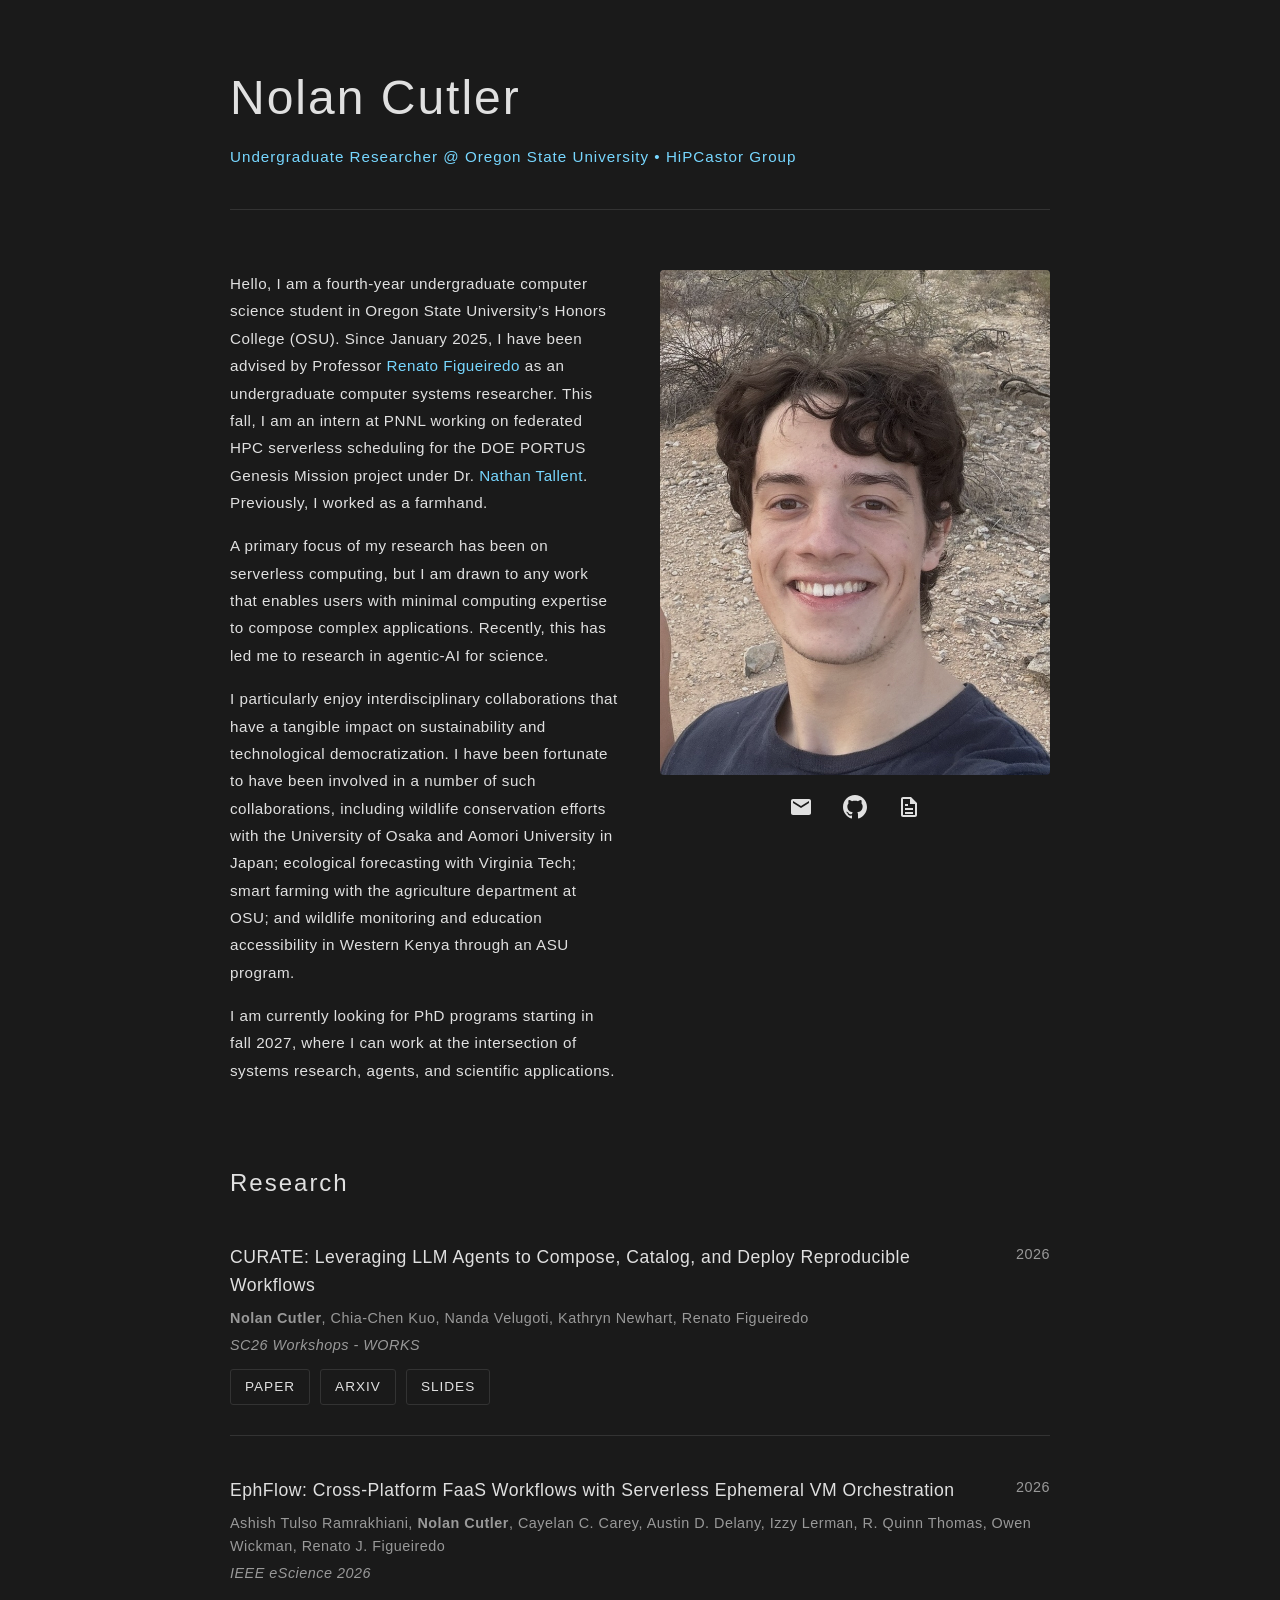
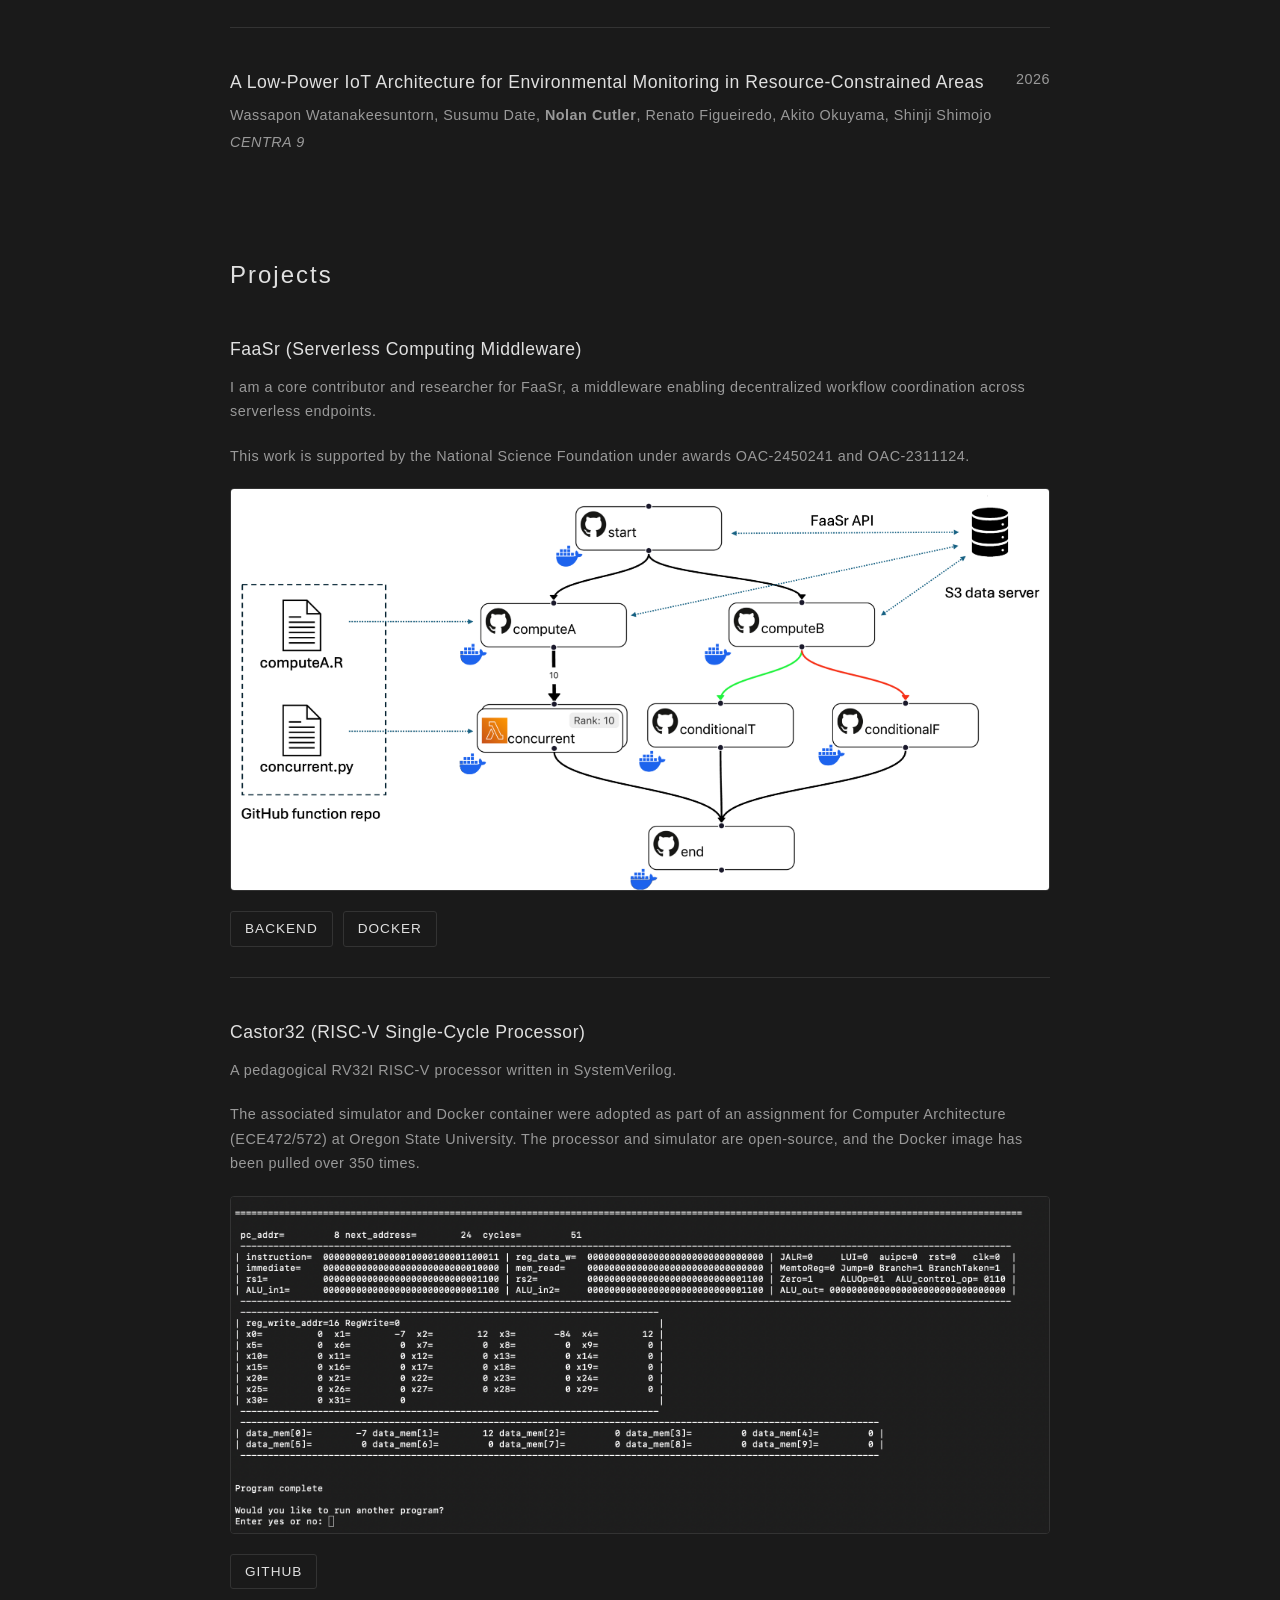
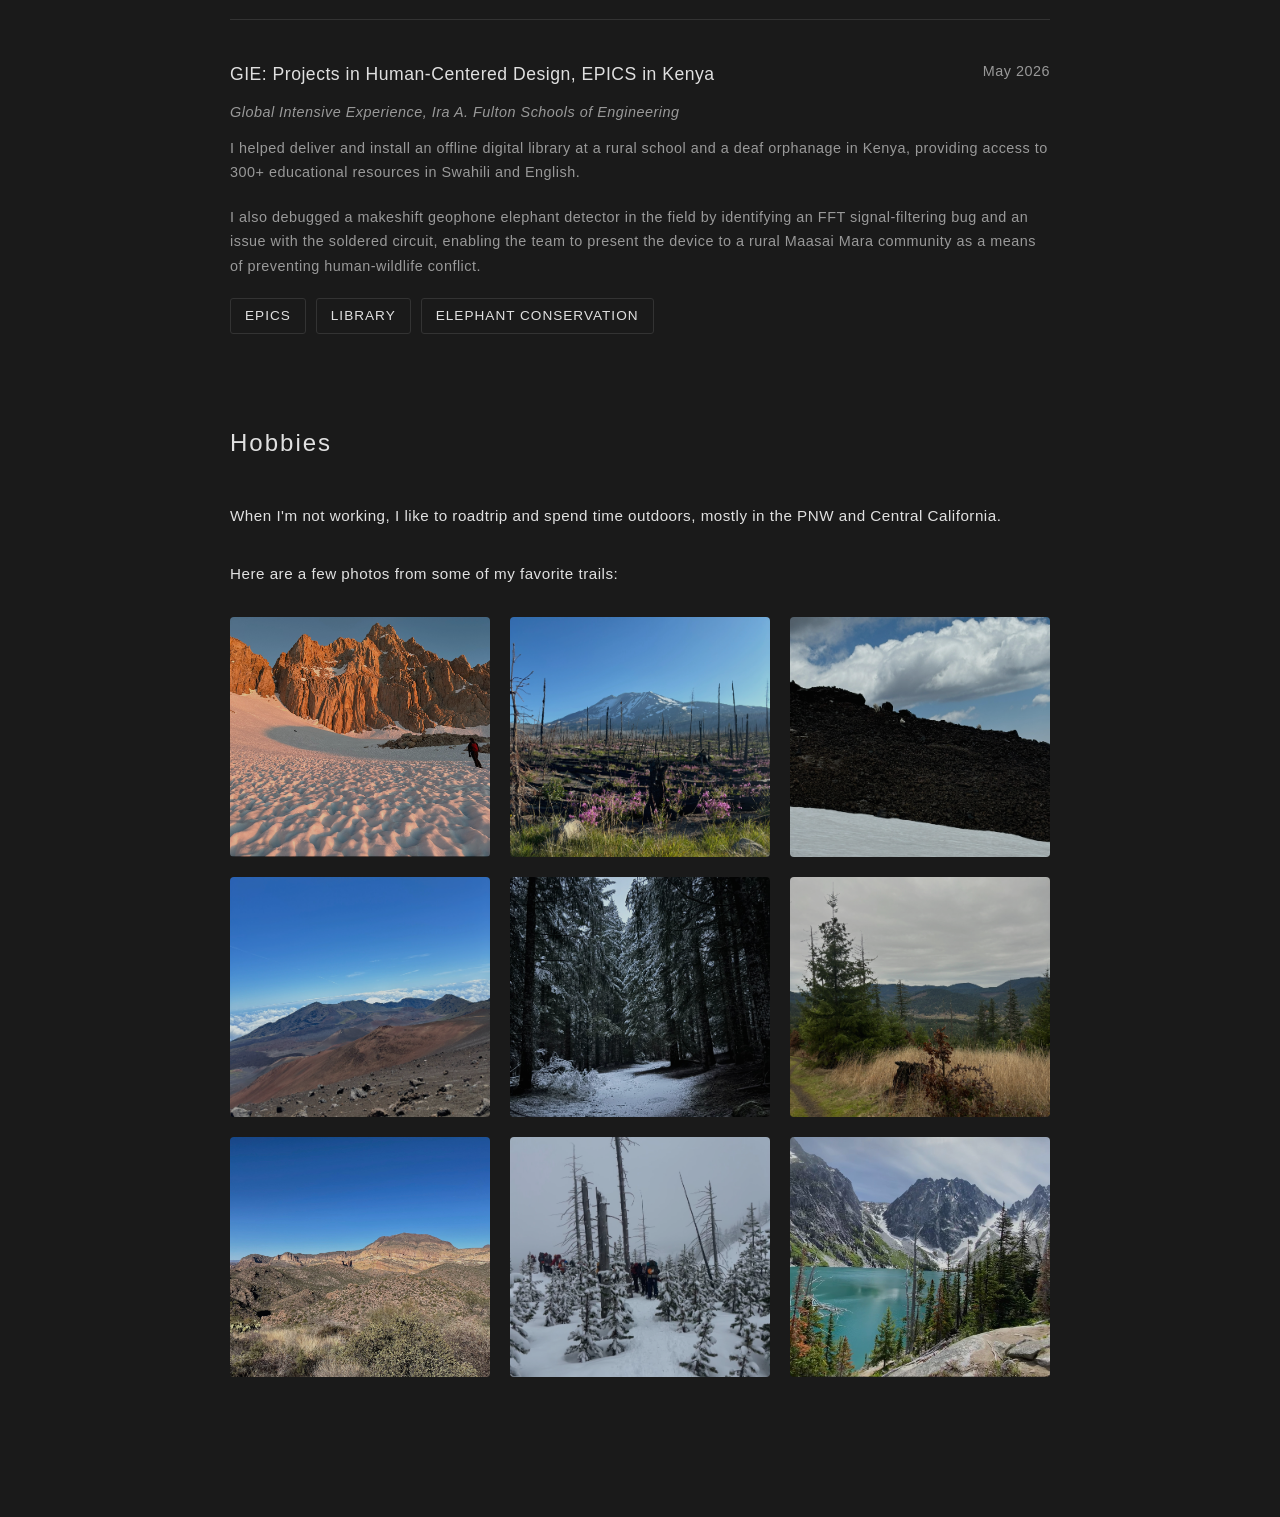
<file: index.html>
<!DOCTYPE html>
<html lang="en">
<head>
    <meta charset="UTF-8">
    <meta name="viewport" content="width=device-width, initial-scale=1.0">
    <title>Nolan Cutler - HiPCastor OSU</title>
    <link rel="stylesheet" href="style.css">
</head>
<body>
    <div class="container">
        <!-- Header -->
            <header>
            <h1><span class="name">Nolan Cutler</span></h1>
            <p class="subtitle"><a href="https://hipcastor.engr.oregonstate.edu/" target="_blank" rel="noopener noreferrer" class="research-link">Undergraduate Researcher @ Oregon State University • HiPCastor Group</a></p>
        </header>

        <!-- Bio Section -->
        <section class="bio">
            <div class="bio-content">
                <div class="bio-text">
                    <p>
                        Hello, I am a fourth-year undergraduate computer science student in Oregon State University’s Honors College (OSU). 
                        Since January 2025, I have been advised by Professor <a href="https://engineering.oregonstate.edu/people/renato-figueiredo" target="_blank" rel="noopener noreferrer" class="research-link">Renato Figueiredo</a> as an undergraduate computer systems researcher. 
                        This fall, I am an intern at PNNL working on federated HPC serverless scheduling for the DOE PORTUS Genesis Mission project under Dr. <a href="https://nathantallent.github.io" target="_blank" rel="noopener noreferrer" class="research-link">Nathan Tallent</a>. Previously, I worked as a farmhand.
                    </p>
                    <p>
                        A primary focus of my research has been on serverless computing, but I am drawn to any work that enables users with minimal computing expertise to compose complex
                        applications. Recently, this has led me to research in agentic-AI for science.
                    </p>
                    <p>
                        I particularly enjoy interdisciplinary collaborations that have a tangible impact on sustainability and technological democratization. I have been fortunate to have been involved in a number of such collaborations, including wildlife conservation efforts
                        with the University of Osaka and Aomori University in Japan; ecological forecasting with Virginia Tech; smart farming with the agriculture department at OSU;
                        and wildlife monitoring and education accessibility in Western Kenya through an ASU program.
                    </p>
					<p>
					    I am currently looking for PhD programs starting in fall 2027, where I can work at the intersection of systems research, agents, and scientific applications.
					</p>
                </div>
                <div class="bio-images">
                    <img src="images/headshot.png">
                    <div class="social-links">
                        <a href="mailto:cutlern@oregonstate.edu" title="Email">
                            <svg width="24" height="24" viewBox="0 0 24 24" fill="currentColor">
                                <path d="M20 4H4c-1.1 0-2 .9-2 2v12c0 1.1.9 2 2 2h16c1.1 0 2-.9 2-2V6c0-1.1-.9-2-2-2zm0 4l-8 5-8-5V6l8 5 8-5v2z"/>
                            </svg>
                        </a>
                        <a href="https://github.com/nolcut" target="_blank" rel="noopener noreferrer" title="GitHub">
                            <svg width="24" height="24" viewBox="0 0 24 24" fill="currentColor">
                                <path d="M12 0c-6.626 0-12 5.373-12 12 0 5.302 3.438 9.8 8.207 11.387.599.111.793-.261.793-.577v-2.234c-3.338.726-4.033-1.416-4.033-1.416-.546-1.387-1.333-1.756-1.333-1.756-1.089-.745.083-.729.083-.729 1.205.084 1.839 1.237 1.839 1.237 1.07 1.834 2.807 1.304 3.492.997.107-.775.418-1.305.762-1.604-2.665-.305-5.467-1.334-5.467-5.931 0-1.311.469-2.381 1.236-3.221-.124-.303-.535-1.524.117-3.176 0 0 1.008-.322 3.301 1.23.957-.266 1.983-.399 3.003-.404 1.02.005 2.047.138 3.006.404 2.291-1.552 3.297-1.23 3.297-1.23.653 1.653.242 2.874.118 3.176.77.84 1.235 1.911 1.235 3.221 0 4.609-2.807 5.624-5.479 5.921.43.372.823 1.102.823 2.222v 3.293c0 .319.192.694.801.576 4.765-1.589 8.199-6.086 8.199-11.386 0-6.627-5.373-12-12-12z"/>
                            </svg>
                        </a>
                        <a href="Nolan_Cutler_Resume.pdf" target="_blank" rel="noopener noreferrer" title="Resume">
                            <svg width="24" height="24" viewBox="0 0 24 24" fill="currentColor">
                                <path d="M14 2H6c-1.1 0-2 .9-2 2v16c0 1.1.9 2 2 2h12c1.1 0 2-.9 2-2V8l-6-6zm4 18H6V4h7v5h5v11zM8 13h8v2H8v-2zm0 4h8v2H8v-2zm0-8h3v2H8V9z"/>
                            </svg>
                        </a>
                    </div>
                </div>
            </div>
        </section>

        <!-- Publications Section -->
        <section class="publications">
            <h2>Research</h2>
            <div class="publications-list">
                <div class="publication">
                    <div class="pub-header">
                        <h3>CURATE: Leveraging LLM Agents to Compose, Catalog, and Deploy Reproducible Workflows</h3>
                        <span class="year">2026</span>
                    </div>
                    <p class="authors"><strong>Nolan Cutler</strong>, Chia-Chen Kuo, Nanda Velugoti, Kathryn Newhart, Renato Figueiredo</p>
                    <p class="venue"><em>SC26 Workshops - WORKS</em></p>
                    <div class="pub-links">
                        <a href="curate/" class="btn">Paper</a>
                        <a href="https://arxiv.org/abs/2608.04270" target="_blank" class="btn">arXiv</a>
                        <a href="curate/Cutler-CURATE-SC26-slides.pdf" target="_blank" class="btn">Slides</a>
                    </div>
                </div>

                <div class="publication">
                    <div class="pub-header">
                        <h3>EphFlow: Cross-Platform FaaS Workflows with Serverless Ephemeral VM Orchestration</h3>
                        <span class="year">2026</span>
                    </div>
                    <p class="authors">Ashish Tulso Ramrakhiani, <strong>Nolan Cutler</strong>, Cayelan C. Carey, Austin D. Delany, Izzy Lerman, R. Quinn Thomas, Owen
                    Wickman, Renato J. Figueiredo</p>
                    <p class="venue"><em>IEEE eScience 2026</em></p>
                </div>

            <div class="publication">
                <div class="pub-header">
                    <h3>A Low-Power IoT Architecture for Environmental Monitoring in Resource-Constrained Areas</h3>
                    <span class="year">2026</span>
                </div>
                <p class="authors">Wassapon Watanakeesuntorn, Susumu Date, <strong>Nolan Cutler</strong>, Renato Figueiredo, Akito Okuyama, Shinji Shimojo</p>
                <p class="venue"><em>CENTRA 9</em></p>
            </div>
            </div>
        </section>

        <!-- Projects Section -->
        <section class="projects">
            <h2>Projects</h2>
            <div class="projects-list">
                <div class="project">
                    <div class="project-header">
                        <h3>FaaSr (Serverless Computing Middleware)</h3>
                    </div>
                    <p class="project-description">
                        I am a core contributor and researcher for FaaSr, a middleware enabling decentralized workflow coordination across serverless endpoints.
                    </p>
                    <p class="project-description">
                        This work is supported by the National Science Foundation under awards OAC-2450241 and OAC-2311124.
                    </p>
                    <img src="images/FaaSr-workflow.png" alt="FaaSr Workflow" class="project-image">
                    <div class="project-links">
                        <a href="https://github.com/FaaSr/FaaSr-Backend" target="_blank" class="btn">Backend</a>
                        <a href="https://github.com/FaaSr/FaaSr-docker" target="_blank" class="btn">Docker</a>
                    </div>
                </div>

                <div class="project">
                    <div class="project-header">
                        <h3>Castor32 (RISC-V Single-Cycle Processor)</h3>
                    </div>
                    <p class="project-description">
                        A pedagogical RV32I RISC-V processor written in SystemVerilog.
                    </p>
                    <p class="project-description">
                        The associated simulator and Docker container were adopted as part of an assignment for
                        Computer Architecture (ECE472/572) at Oregon State University. The processor and simulator
                        are open-source, and the Docker image has been pulled over 350 times.
                    </p>
                    <img src="images/castor32-cli.png" alt="Castor32 CLI" class="project-image">
                    <div class="project-links">
                        <a href="https://github.com/nolcut/rv32-processor-single-cycle" target="_blank" class="btn">GitHub</a>
                    </div>
                </div>

                <div class="project">
                    <div class="project-header">
                        <h3>GIE: Projects in Human-Centered Design, EPICS in Kenya</h3>
                        <span class="year">May 2026</span>
                    </div>
                    <p class="venue"><em>Global Intensive Experience, Ira A. Fulton Schools of Engineering</em></p>
                    <p class="project-description">
                        I helped deliver and install an offline digital library at a rural school and a deaf orphanage in Kenya,
                        providing access to 300+ educational resources in Swahili and English.
                    </p>
                    <p class="project-description">
                        I also debugged a makeshift geophone elephant detector in the field by identifying an FFT signal-filtering
                        bug and an issue with the soldered circuit, enabling the team to present
                        the device to a rural Maasai Mara community as a means of preventing human-wildlife conflict.
                    </p>
                    <div class="project-links">
                        <a href="https://epics.engineering.asu.edu/" target="_blank" class="btn">EPICS</a>
                        <a href="https://news.asu.edu/20250605-arts-humanities-and-education-asu-team-implements-offline-digital-library-orphanage-school" target="_blank" class="btn">Library</a>
                        <a href="https://maasilverresearch.wordpress.com/elephant-detection/" target="_blank" class="btn">Elephant Conservation</a>
                    </div>
                </div>
            </div>
        </section>
    
        <!-- Hobbies Section -->
        <section class="hobbies">
            <h2>Hobbies</h2>
            <p class="hobbies-text">
                When I'm not working, I like to roadtrip and spend time outdoors, mostly in the PNW and Central California.
            </p>
            <p class="hobbies-text">
                Here are a few photos from some of my favorite trails:
            </p>
            <div class="hobbies-grid">
                <!-- ADD PHOTOS: Paste nature/climbing photos here. Each photo in its own item -->
                <div class="hobby-item" data-location="Mt. Whitney, CA" data-description="This was taken just below the main chute of Mt. Whitney. We summited later this day.">
                    <div class="hobby-image-wrapper">
                        <img src="images/whitney-base.jpg" alt="Mt. Whitney">
                        <div class="hobby-location">Mt. Whitney, CA</div>
                        <button class="hobby-info-btn" title="More info">i</button>
                    </div>
                </div>
                <div class="hobby-item" data-location="Mt. Adams, WA" data-description="Here is the base of Mt. Adams - I took this photo in July and you can see the wildflowers blossoming. I believe that they are fireweed.">
                    <div class="hobby-image-wrapper">
                        <img src="images/mt-adams-base.jpg" alt="Mt. Adams">
                        <div class="hobby-location">Mt. Adams, WA</div>
                        <button class="hobby-info-btn" title="More info">i</button>
                    </div>
                </div>
                <div class="hobby-item" data-location="Mt Adams, WA" data-description="This was also from Mt. Adams, near Pikers Peak. They are difficult to make out, but there was a herd of mountain goats perched on the rock.">
                    <div class="hobby-image-wrapper">
                        <img src="images/mt-adams-goats.jpg" alt="Pikers Peak">
                        <div class="hobby-location">Mt. Adams, WA</div>
                        <button class="hobby-info-btn" title="More info">i</button>
                    </div>
                </div>
                <div class="hobby-item" data-location="Haleakala, Maui, HI" data-description="My brother lives in Maui; I took these on a trip to visit him. This is one of Hawaii's two national parks, Haleakala.">
                    <div class="hobby-image-wrapper">
                        <img src="images/Haleakala.jpg" alt="Haleakala">
                        <div class="hobby-location">Haleakala, Maui, HI</div>
                        <button class="hobby-info-btn" title="More info">i</button>
                    </div>
                </div>
                <div class="hobby-item" data-location="Mt. St. Helens, WA" data-description="Me and a friend from OSU climbed Mt. St. Helen's just after New Years 2024. This was taken on the approach.">
                    <div class="hobby-image-wrapper">
                        <img src="images/st-helens-trees.jpg" alt="Mt. St. Helens">
                        <div class="hobby-location">Mt. St. Helens, WA</div>
                        <button class="hobby-info-btn" title="More info">i</button>
                    </div>
                </div>
                <div class="hobby-item" data-location="McDonald Research Forest, Corvallis" data-description="Section 36 Loop Trail, my all-time-favorite Corvallis hike.">
                    <div class="hobby-image-wrapper">
                        <img src="images/mcdonald-research-forest.jpg" alt="Section 36 Loop">
                        <div class="hobby-location">McDonald Research Forest, Corvallis</div>
                        <button class="hobby-info-btn" title="More info">i</button>
                    </div>
                </div>
                <div class="hobby-item" data-location="Lost Dutchman State Park, AZ" data-description="This is Superstition Ridge Loop in Arizona, an 18-mile loop through Lost Dutchman State Park. The surrounding mountains are rumored to have a stash of gold hidden - unfortunately, we did not find any.">
                    <div class="hobby-image-wrapper">
                        <img src="images/superstition-az.jpg" alt="Superstition Ridge Loop">
                        <div class="hobby-location">Lost Dutchman State Park, AZ</div>
                        <button class="hobby-info-btn" title="More info">i</button>
                    </div>
                </div>
                <div class="hobby-item" data-location="Hogg Rock, Oregon"
                    data-description="This trip was part of an outing for a mountaineering class that I took through OSU. Central Oregon is beautiful during winter and it is hard to do it justice with photos.">
                    <div class="hobby-image-wrapper">
                        <img src="images/hogg-rock.png" alt="Hogg Rock">
                        <div class="hobby-location">Hogg Rock, Oregon</div>
                        <button class="hobby-info-btn" title="More info">i</button>
                    </div>
                </div>
                <div class="hobby-item" data-location="Colchuck Lake, Washington"
                    data-description="Colchuck is an alpine lake situated in the middle of the Enchantments in the North Cascades. This was the northern-most destination of a 3-week roadtrip that I took from Phoenix with a friend at the end of highschool.
                    It is a goal of mine to go back and do the rest of the Enchantments thru-hike.">
                    <div class="hobby-image-wrapper">
                        <img src="images/colchuck-lake.png" alt="Colchuck Lake">
                        <div class="hobby-location">Colchuck Lake, Washington</div>
                        <button class="hobby-info-btn" title="More info">i</button>
                    </div>
                </div>
            </div>
        </section>

        <!-- Photo Info Modal -->
        <div id="photoModal" class="photo-modal">
            <div class="photo-modal-content">
                <button class="photo-modal-close">&times;</button>
                <p id="modalText"></p>
            </div>
        </div>
    </div>

    <script src="script.js"></script>
</body>
</html>
</file>
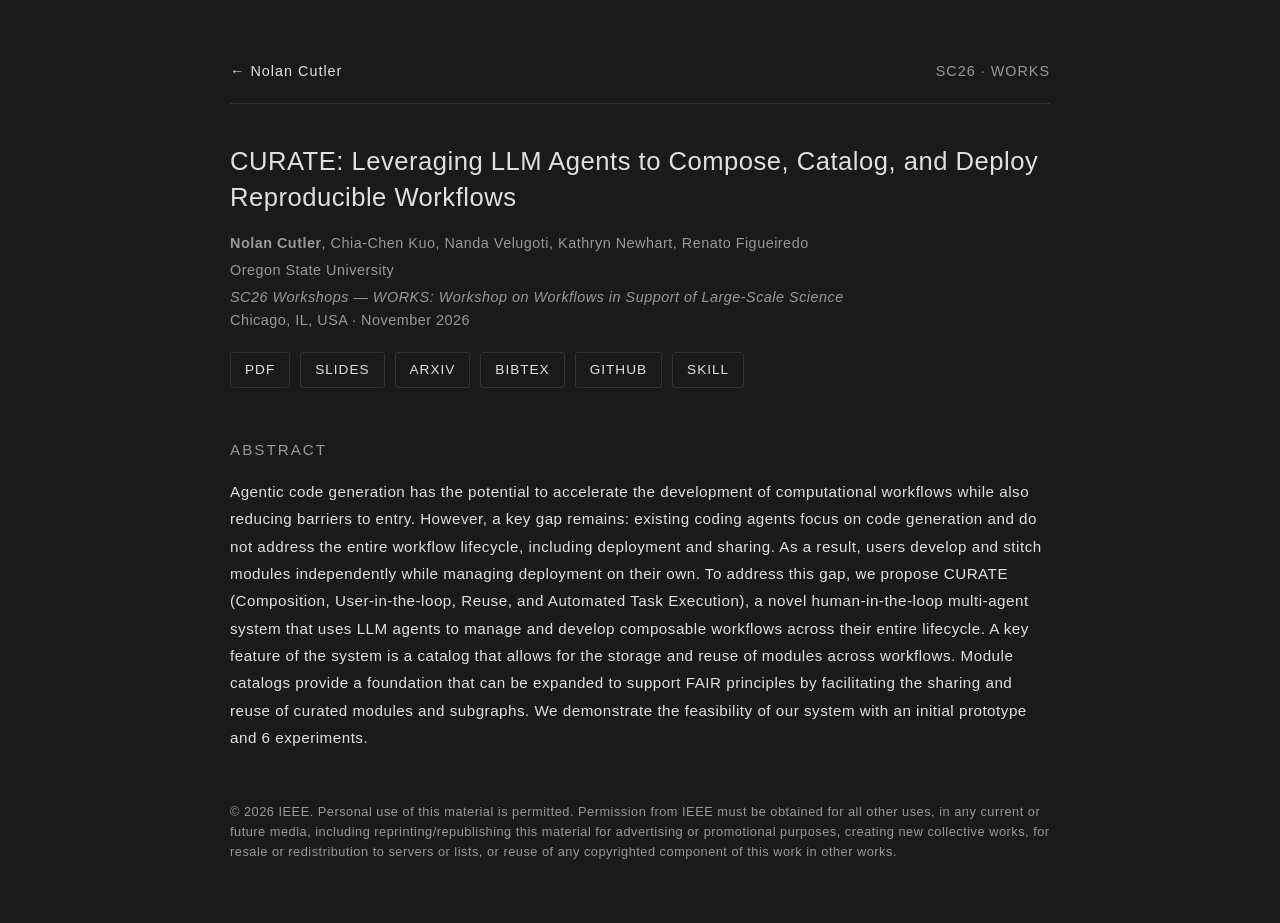
<file: curate/index.html>
<!DOCTYPE html>
<html lang="en">
<head>
    <meta charset="UTF-8">
    <meta name="viewport" content="width=device-width, initial-scale=1.0">
    <title>Nolan Cutler - CURATE</title>
    <meta name="description" content="CURATE: Leveraging LLM Agents to Compose, Catalog, and Deploy Reproducible Workflows. Nolan Cutler, Chia-Chen Kuo, Nanda Velugoti, Kathryn Newhart, Renato Figueiredo. SC26 Workshops - WORKS, Chicago, November 2026.">
    <link rel="canonical" href="https://nolcut.github.io/curate/">
    <meta property="og:type" content="article">
    <meta property="og:url" content="https://nolcut.github.io/curate/">
    <meta property="og:title" content="CURATE: Leveraging LLM Agents to Compose, Catalog, and Deploy Reproducible Workflows">
    <meta property="og:description" content="A human-in-the-loop multi-agent system that manages composable scientific workflows across their entire lifecycle. SC26 Workshops - WORKS, Chicago, November 2026.">
    <meta name="twitter:card" content="summary">
    <link rel="stylesheet" href="../style.css">
</head>
<body>
    <div class="container">
        <!-- Back to homepage -->
        <nav class="site-nav">
            <a href="../">&larr; Nolan Cutler</a>
            <span class="nav-venue">SC26 &middot; WORKS</span>
        </nav>

        <!-- Paper -->
        <article>
            <h1 class="paper-title">CURATE: Leveraging LLM Agents to Compose, Catalog, and Deploy Reproducible Workflows</h1>
            <p class="authors"><strong>Nolan Cutler</strong>, Chia-Chen Kuo, Nanda Velugoti, Kathryn Newhart, Renato Figueiredo</p>
            <p class="authors">Oregon State University</p>
            <p class="venue"><em>SC26 Workshops &mdash; WORKS: Workshop on Workflows in Support of Large-Scale Science</em><br>
            Chicago, IL, USA &middot; November 2026</p>

            <div class="pub-links paper-links">
                <a href="Cutler-CURATE-SC26.pdf" class="btn">PDF</a>
                <a href="Cutler-CURATE-SC26-slides.pdf" class="btn">Slides</a>
                <a href="https://arxiv.org/abs/2608.04270" target="_blank" rel="noopener noreferrer" class="btn">arXiv</a>
                <button type="button" class="btn copy-btn" id="bibtexToggle" aria-expanded="false" aria-controls="bibtexWrap">BibTeX</button>
                <a href="https://github.com/nolcut/CURATE-prototype" target="_blank" rel="noopener noreferrer" class="btn">GitHub</a>
                <a href="https://github.com/CURATE-skills" target="_blank" rel="noopener noreferrer" class="btn">Skill</a>
            </div>

            <div class="bibtex-wrap" id="bibtexWrap">
                <pre class="bibtex" id="bibtexText">@inproceedings{cutler2026curate,
  title     = {{CURATE}: Leveraging {LLM} Agents to Compose, Catalog,
               and Deploy Reproducible Workflows},
  author    = {Cutler, Nolan and Kuo, Chia-Chen and Velugoti, Nanda and
               Newhart, Kathryn and Figueiredo, Renato},
  booktitle = {SC26 Workshops: Workshop on Workflows in Support of
               Large-Scale Science (WORKS)},
  year      = {2026},
  address   = {Chicago, IL, USA},
  publisher = {IEEE},
}</pre>
                <button type="button" class="btn copy-btn" id="copyBibtex">Copy</button>
            </div>

            <section class="paper-section" style="margin-top: 50px;">
                <h2>Abstract</h2>
                <p class="paper-abstract">
                    Agentic code generation has the potential to accelerate the development of computational
                    workflows while also reducing barriers to entry. However, a key gap remains: existing coding
                    agents focus on code generation and do not address the entire workflow lifecycle, including
                    deployment and sharing. As a result, users develop and stitch modules independently while
                    managing deployment on their own. To address this gap, we propose CURATE (Composition,
                    User-in-the-loop, Reuse, and Automated Task Execution), a novel human-in-the-loop multi-agent
                    system that uses LLM agents to manage and develop composable workflows across their entire
                    lifecycle. A key feature of the system is a catalog that allows for the storage and reuse of
                    modules across workflows. Module catalogs provide a foundation that can be expanded to support
                    FAIR principles by facilitating the sharing and reuse of curated modules and subgraphs. We
                    demonstrate the feasibility of our system with an initial prototype and 6 experiments.
                </p>
            </section>

            <p class="paper-note">
                &copy; 2026 IEEE. Personal use of this material is permitted. Permission from IEEE must be
                obtained for all other uses, in any current or future media, including reprinting/republishing
                this material for advertising or promotional purposes, creating new collective works, for resale
                or redistribution to servers or lists, or reuse of any copyrighted component of this work in
                other works.
            </p>
        </article>
    </div>

    <script>
        // Local to this page - style.css is shared, but script.js is not loaded here
        // (it hard-fails on pages without the homepage photo-modal markup).
        (function () {
            const toggle = document.getElementById('bibtexToggle');
            const wrap = document.getElementById('bibtexWrap');
            const copy = document.getElementById('copyBibtex');
            const text = document.getElementById('bibtexText');

            toggle.addEventListener('click', () => {
                const open = wrap.classList.toggle('active');
                toggle.setAttribute('aria-expanded', String(open));
            });

            copy.addEventListener('click', async () => {
                try {
                    await navigator.clipboard.writeText(text.textContent);
                    copy.textContent = 'Copied';
                } catch {
                    // Clipboard API needs a secure context; fall back to selecting the text.
                    const range = document.createRange();
                    range.selectNodeContents(text);
                    const sel = window.getSelection();
                    sel.removeAllRanges();
                    sel.addRange(range);
                    copy.textContent = 'Press ⌘C';
                }
                setTimeout(() => { copy.textContent = 'Copy'; }, 2000);
            });
        })();
    </script>
</body>
</html>
</file>
<file: style.css>
* {
    margin: 0;
    padding: 0;
    box-sizing: border-box;
}

:root {
    --dark-bg: #1a1a1a;
    --darker-bg: #0f0f0f;
    --text-light: #e0e0e0;
    --text-muted: #999999;
    --accent: #00bcd4;
    --accent-dark: #0097a7;
    --border: #333333;
    --transition: all 0.3s ease;
}

html {
    scroll-behavior: smooth;
}

body {
    font-family: -apple-system, BlinkMacSystemFont, 'Segoe UI', Roboto, 'Helvetica Neue', Arial, sans-serif;
    background-color: var(--dark-bg);
    color: var(--text-light);
    line-height: 1.6;
    letter-spacing: 0.5px;
}

.container {
    max-width: 900px;
    margin: 0 auto;
    padding: 60px 40px;
}

/* Header */
header {
    margin-bottom: 60px;
    padding-bottom: 40px;
    border-bottom: 1px solid var(--border);
}

header h1 {
    font-size: 3rem;
    font-weight: 300;
    letter-spacing: 2px;
    margin-bottom: 8px;
}

.name {
    font-weight: 400;
    color: var(--text-light);
}

header .subtitle {
    color: var(--accent);
    font-size: 0.95rem;
    letter-spacing: 1px;
    font-weight: 300;
}

/* Bio Section */
.bio {
    margin-bottom: 80px;
}

.bio-content {
    display: grid;
    grid-template-columns: 1fr 1fr;
    gap: 40px;
    align-items: flex-start;
}

.bio-text {
    color: var(--text-light);
    line-height: 1.8;
    font-size: 0.95rem;
}

.bio-text p {
    margin-bottom: 16px;
}

.bio-text p:last-child {
    margin-bottom: 0;
}

.research-link {
    color: #77d7ff;
    text-decoration: none;
    transition: var(--transition);
}

.research-link:hover,
.research-link:focus {
    color: #77d7ff;
    text-decoration: underline;
}

.bio-images {
    display: flex;
    flex-direction: column;
    gap: 20px;
}

.bio-images img {
    width: 100%;
    border-radius: 4px;
    opacity: 0.9;
    transition: var(--transition);
}

.bio-images img:hover {
    opacity: 1;
}

/* Hobbies Section */
.hobbies {
    margin-bottom: 80px;
}

.hobbies h2 {
    font-size: 1.5rem;
    font-weight: 300;
    letter-spacing: 2px;
    margin-bottom: 40px;
    color: var(--text-light);
}

.hobbies-text {
    color: var(--text-light);
    line-height: 1.8;
    font-size: 0.95rem;
    margin-bottom: 30px;
}

.hobbies-grid {
    display: grid;
    grid-template-columns: repeat(auto-fill, minmax(240px, 1fr));
    gap: 20px;
}

.hobby-item {
    position: relative;
    overflow: hidden;
    border-radius: 4px;
    display: flex;
    flex-direction: column;
}

.hobby-image-wrapper {
    position: relative;
    width: 100%;
    height: 240px;
    overflow: hidden;
}

.hobby-item img {
    width: 100%;
    height: 240px;
    object-fit: cover;
    transition: var(--transition);
    opacity: 0.85;
}

.hobby-item:hover img {
    opacity: 1;
    transform: scale(1.02);
}

/* Location overlay - appears on hover */
.hobby-location {
    position: absolute;
    bottom: 0;
    left: 0;
    right: 0;
    background: rgba(0, 0, 0, 0.7);
    color: var(--accent);
    padding: 12px;
    font-size: 0.9rem;
    font-weight: 500;
    text-align: center;
    transform: translateY(100%);
    transition: var(--transition);
}

.hobby-item:hover .hobby-location {
    transform: translateY(0);
}

/* Info button */
.hobby-info-btn {
    position: absolute;
    top: 8px;
    right: 8px;
    width: 32px;
    height: 32px;
    border-radius: 50%;
    background-color: rgba(0, 188, 212, 0.2);
    border: 1px solid var(--accent);
    color: var(--accent);
    font-size: 1.2rem;
    font-weight: 300;
    cursor: pointer;
    transition: var(--transition);
    display: flex;
    align-items: center;
    justify-content: center;
    opacity: 0;
    z-index: 10;
}

.hobby-item:hover .hobby-info-btn {
    opacity: 1;
}

.hobby-info-btn:hover {
    background-color: rgba(0, 188, 212, 0.4);
    transform: scale(1.1);
}

.hobby-caption {
    display: none;
}

/* Modal Styles */
.photo-modal {
    display: none;
    position: fixed;
    top: 0;
    left: 0;
    right: 0;
    bottom: 0;
    background-color: rgba(0, 0, 0, 0.85);
    z-index: 1000;
    justify-content: center;
    align-items: center;
    opacity: 0;
    transition: opacity 0.3s ease;
}

.photo-modal.active {
    display: flex;
    opacity: 1;
}

.photo-modal-content {
    position: relative;
    background-color: var(--dark-bg);
    border: 1px solid var(--border);
    border-radius: 8px;
    padding: 40px;
    max-width: 500px;
    width: 90%;
    max-height: 80vh;
    overflow-y: auto;
    animation: modalSlideIn 0.3s ease;
}

@keyframes modalSlideIn {
    from {
        transform: translateY(-50px);
        opacity: 0;
    }
    to {
        transform: translateY(0);
        opacity: 1;
    }
}

.photo-modal-close {
    position: absolute;
    top: 12px;
    right: 16px;
    background: none;
    border: none;
    color: var(--text-muted);
    font-size: 2rem;
    cursor: pointer;
    transition: var(--transition);
    width: 40px;
    height: 40px;
    display: flex;
    align-items: center;
    justify-content: center;
}

.photo-modal-close:hover {
    color: var(--accent);
}

#modalText {
    color: var(--text-light);
    line-height: 1.8;
    font-size: 1rem;
    margin: 0;
}

/* Publications Section */
.publications {
    margin-bottom: 60px;
}

.publications h2 {
    font-size: 1.5rem;
    font-weight: 300;
    letter-spacing: 2px;
    margin-bottom: 40px;
    color: var(--text-light);
}

.publications-list {
    display: grid;
    grid-template-columns: 1fr;
    gap: 40px;
}

.section-divider {
    border: none;
    border-top: 1px solid var(--border);
    margin: 40px 0;
}

.publication {
    padding-bottom: 30px;
    border-bottom: 1px solid var(--border);
}

.publication:last-child {
    border-bottom: none;
}

.pub-header {
    display: flex;
    justify-content: space-between;
    align-items: flex-start;
    gap: 20px;
    margin-bottom: 8px;
}

.pub-header h3 {
    font-size: 1.1rem;
    font-weight: 400;
    color: var(--text-light);
}

.year {
    color: var(--text-muted);
    font-size: 0.9rem;
    white-space: nowrap;
}

.authors {
    color: var(--text-muted);
    font-size: 0.9rem;
    margin-bottom: 4px;
}

.venue {
    color: var(--text-muted);
    font-size: 0.9rem;
    margin-bottom: 12px;
}

.pub-links {
    display: flex;
    gap: 10px;
}

.btn {
    display: inline-block;
    padding: 6px 14px;
    border: 1px solid var(--border);
    border-radius: 3px;
    color: var(--text-light);
    text-decoration: none;
    font-size: 0.85rem;
    letter-spacing: 1px;
    text-transform: uppercase;
    transition: var(--transition);
}

.btn:hover {
    border-color: var(--accent);
    color: var(--accent);
    background-color: rgba(0, 188, 212, 0.05);
}

/* Projects Section */
.projects {
    margin-bottom: 60px;
}

.projects h2 {
    font-size: 1.5rem;
    font-weight: 300;
    letter-spacing: 2px;
    margin-bottom: 40px;
    color: var(--text-light);
}

.projects-list {
    display: grid;
    grid-template-columns: 1fr;
    gap: 40px;
}

.project {
    padding-bottom: 30px;
    border-bottom: 1px solid var(--border);
}

.project:last-child {
    border-bottom: none;
}

.project-header {
    display: flex;
    justify-content: space-between;
    align-items: flex-start;
    gap: 20px;
    margin-bottom: 12px;
}

.project-header h3 {
    font-size: 1.1rem;
    font-weight: 400;
    color: var(--text-light);
}

.project-description {
    color: var(--text-muted);
    font-size: 0.9rem;
    margin-bottom: 20px;
    line-height: 1.7;
}

.project-image {
    max-width: 100%;
    height: auto;
    margin-bottom: 20px;
    border-radius: 4px;
    border: 1px solid var(--border);
    display: block;
}

.project-links {
    display: flex;
    gap: 10px;
}

/* Social Links */
.social-links {
    display: flex;
    justify-content: center;
    gap: 30px;
}

.social-links a {
    color: var(--text-light);
    transition: var(--transition);
    display: flex;
    align-items: center;
    justify-content: center;
}

.social-links a:hover {
    color: var(--accent);
}

.social-links svg {
    width: 24px;
    height: 24px;
}

/* Paper Page (curate/) */
.site-nav {
    display: flex;
    justify-content: space-between;
    align-items: baseline;
    gap: 20px;
    padding-bottom: 20px;
    margin-bottom: 40px;
    border-bottom: 1px solid var(--border);
    font-size: 0.9rem;
}

.site-nav a {
    color: var(--text-light);
    text-decoration: none;
    letter-spacing: 1px;
    transition: var(--transition);
}

.site-nav a:hover,
.site-nav a:focus {
    color: var(--accent);
}

.site-nav .nav-venue {
    color: var(--text-muted);
    letter-spacing: 1px;
    white-space: nowrap;
}

.paper-title {
    font-size: 1.6rem;
    font-weight: 400;
    line-height: 1.4;
    color: var(--text-light);
    margin-bottom: 16px;
}

.paper-links {
    flex-wrap: wrap;
    margin-top: 20px;
}

.paper-section {
    margin-bottom: 50px;
}

.paper-section h2 {
    font-size: 0.95rem;
    font-weight: 300;
    letter-spacing: 2px;
    text-transform: uppercase;
    color: var(--text-muted);
    margin-bottom: 16px;
}

.paper-abstract {
    font-size: 0.95rem;
    line-height: 1.8;
    color: var(--text-light);
}

.bibtex-wrap {
    display: none;
}

.bibtex-wrap.active {
    display: block;
}

.bibtex {
    background-color: var(--darker-bg);
    border: 1px solid var(--border);
    border-radius: 3px;
    padding: 20px;
    overflow-x: auto;
    font-family: ui-monospace, SFMono-Regular, Menlo, Consolas, monospace;
    font-size: 0.8rem;
    line-height: 1.7;
    letter-spacing: 0;
    color: var(--text-light);
    margin-bottom: 12px;
}

.copy-btn {
    background: none;
    cursor: pointer;
    font-family: inherit;
}

.paper-note {
    font-size: 0.8rem;
    color: var(--text-muted);
    margin-top: 40px;
}

/* Responsive Design */
@media (max-width: 768px) {
    .container {
        padding: 40px 24px;
    }

    header h1 {
        font-size: 2.2rem;
    }

    .bio-content {
        grid-template-columns: 1fr;
        gap: 30px;
    }

    .pub-header {
        flex-direction: column;
        gap: 4px;
    }

    .year {
        white-space: normal;
    }

    .social-links {
        gap: 20px;
    }

    .paper-title {
        font-size: 1.35rem;
    }

    .site-nav {
        font-size: 0.85rem;
    }
}

@media (max-width: 480px) {
    .container {
        padding: 30px 16px;
    }

    header h1 {
        font-size: 1.8rem;
        letter-spacing: 1px;
    }

    .publications h2 {
        font-size: 1.2rem;
    }

    .bio-text {
        font-size: 0.9rem;
    }

    .pub-header h3 {
        font-size: 1rem;
    }

    .social-links {
        gap: 15px;
    }

    .social-links svg {
        width: 20px;
        height: 20px;
    }

    .paper-title {
        font-size: 1.2rem;
    }

    /* Phones are the whole QR audience - keep the back link uncrowded */
    .site-nav .nav-venue {
        display: none;
    }

    .bibtex {
        font-size: 0.7rem;
        padding: 14px;
    }
}
</file>
